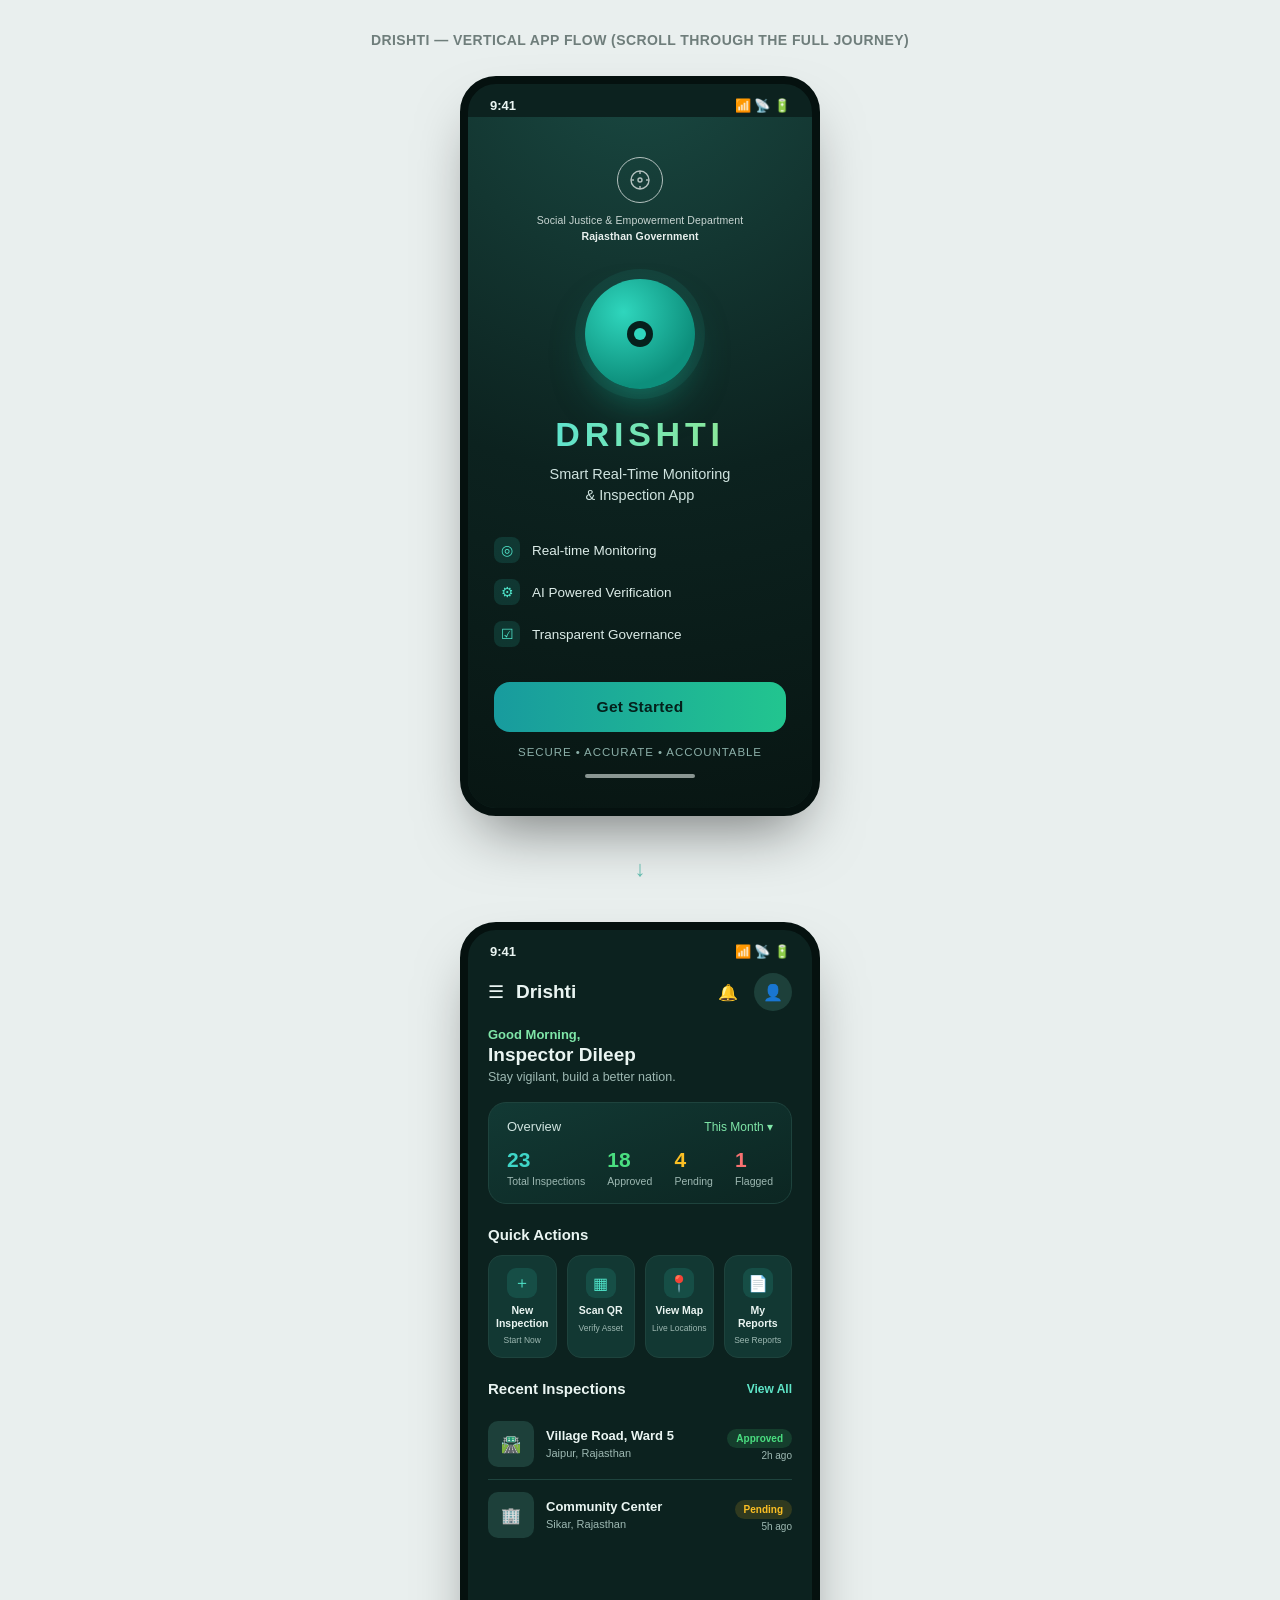
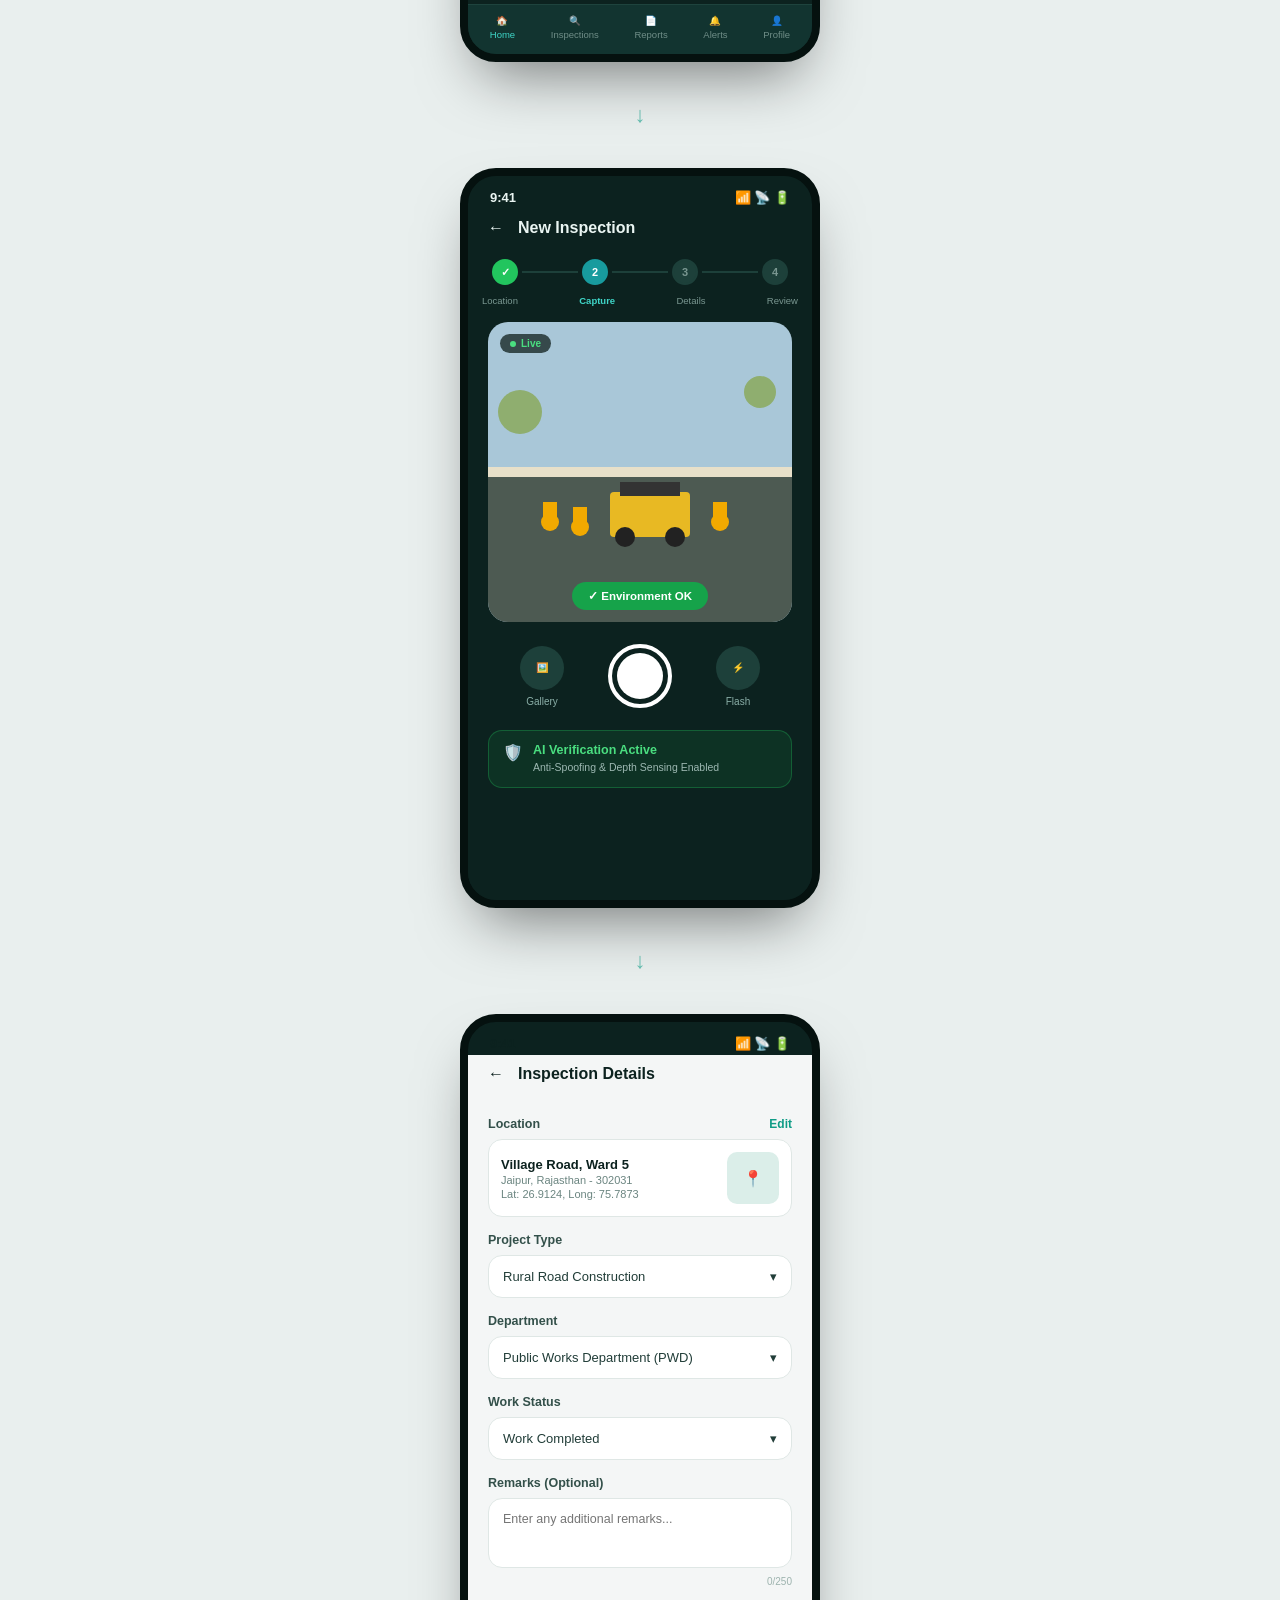
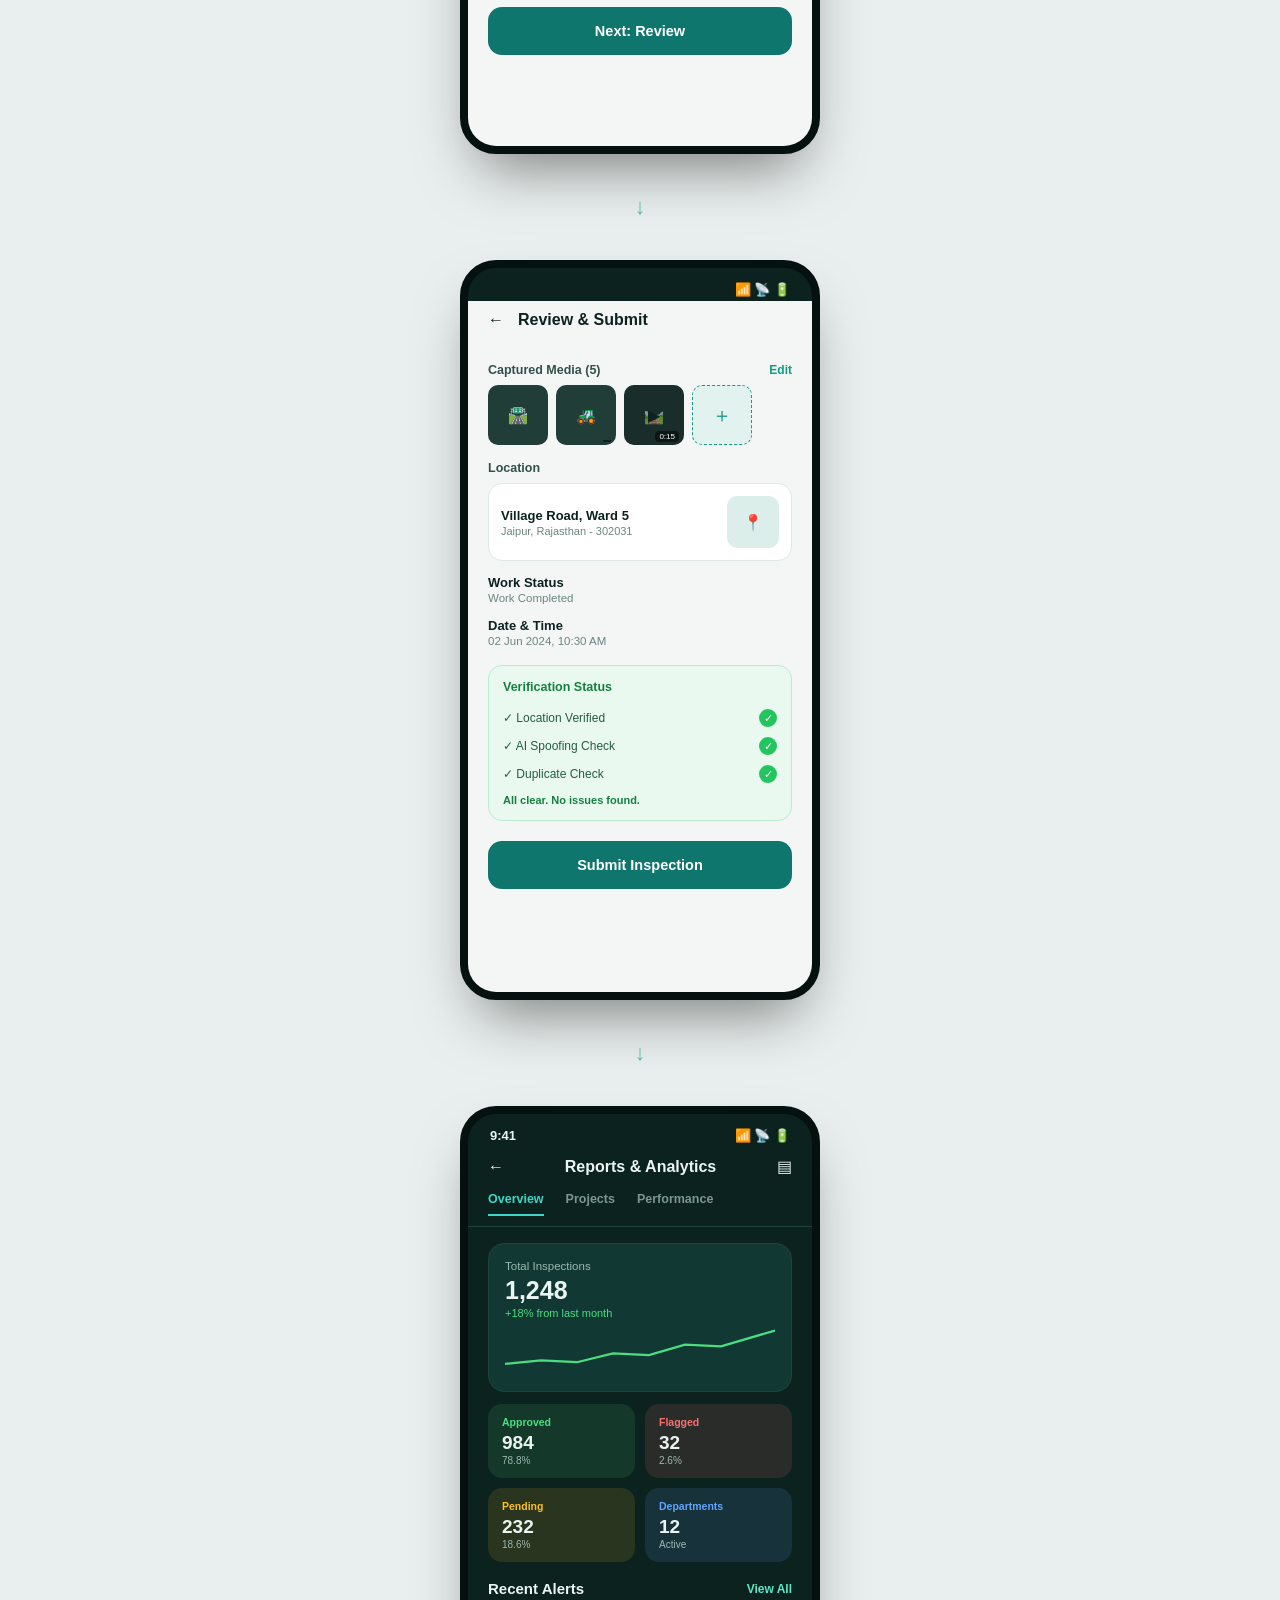
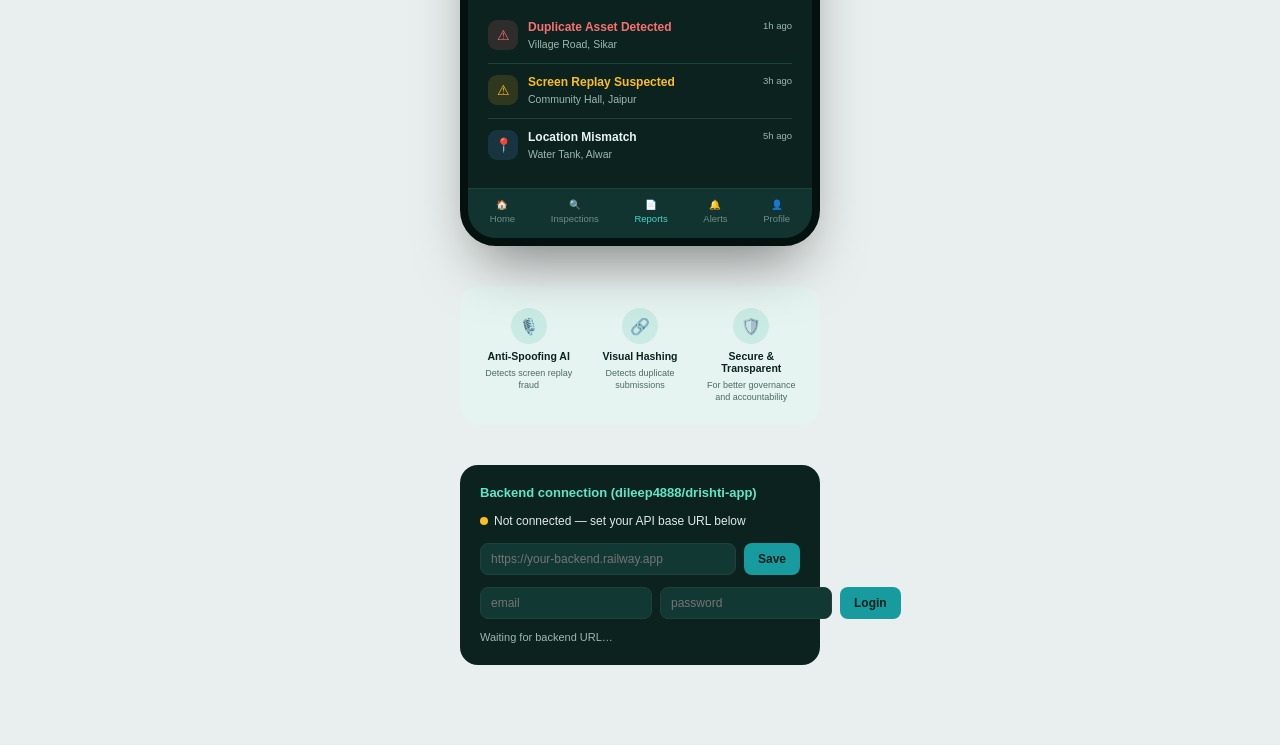
<file: New folder/drishti-app.html>
<!DOCTYPE html>
<html lang="en">
<head>
<meta charset="UTF-8">
<meta name="viewport" content="width=device-width, initial-scale=1.0">
<title>DRISHTI — Inspection App</title>
<style>
  :root{
    --bg-dark:#0c221f;
    --bg-dark2:#123430;
    --panel:#0f2a26;
    --panel-2:#123833;
    --teal:#1fb5a3;
    --teal-2:#22c58f;
    --green:#22c55e;
    --amber:#f59e0b;
    --red:#ef4444;
    --blue:#3b82f6;
    --text:#eaf5f2;
    --text-dim:#9db8b2;
    --line:#1e433d;
    --radius:22px;
  }
  *{box-sizing:border-box; margin:0; padding:0;}
  body{
    font-family:-apple-system,BlinkMacSystemFont,"Segoe UI",Roboto,Helvetica,Arial,sans-serif;
    background:#e9efee;
    color:var(--text);
    padding:32px 0 80px;
  }
  .page-title{
    text-align:center;
    color:#0c221f;
    font-size:14px;
    letter-spacing:.03em;
    text-transform:uppercase;
    margin-bottom:28px;
    opacity:.55;
    font-weight:600;
  }
  .stack{
    display:flex;
    flex-direction:column;
    align-items:center;
    gap:40px;
  }
  .phone{
    width:360px;
    max-width:92vw;
    height:740px;
    background:var(--bg-dark);
    border-radius:36px;
    border:8px solid #05110f;
    box-shadow:0 30px 60px -20px rgba(0,0,0,.5);
    overflow:hidden;
    position:relative;
    display:flex;
    flex-direction:column;
  }
  .status-bar{
    display:flex;
    justify-content:space-between;
    align-items:center;
    padding:14px 22px 4px;
    font-size:13px;
    font-weight:600;
    color:var(--text);
    flex-shrink:0;
  }
  .status-bar .icons{display:flex; gap:5px; align-items:center;}
  .screen-body{
    flex:1;
    overflow-y:auto;
    display:flex;
    flex-direction:column;
  }
  .screen-body::-webkit-scrollbar{display:none;}
  .step-label{
    text-align:center;
    font-size:12px;
    color:#7a9791;
    margin-top:6px;
  }

  /* ---------- SCREEN 1 : SPLASH ---------- */
  .splash{
    background:radial-gradient(circle at 50% -10%, #1a4a43 0%, #0c221f 55%, #081613 100%);
    padding:34px 26px 30px;
    text-align:center;
    height:100%;
    display:flex;
    flex-direction:column;
    align-items:center;
  }
  .emblem{
    width:46px;height:46px;border:1.5px solid #cfd8d6;border-radius:50%;
    display:flex;align-items:center;justify-content:center;
    margin:6px auto 10px; opacity:.85;
  }
  .emblem svg{width:24px;height:24px;}
  .dept-name{font-size:10.5px; color:#c9d6d3; line-height:1.5; letter-spacing:.01em;}
  .dept-name b{display:block; font-weight:600; color:#e8f0ee;}
  .eye-badge{
    width:110px;height:110px;border-radius:50%;
    background:radial-gradient(circle at 35% 30%, #2fd6bd, #0d8f7c 70%);
    display:flex;align-items:center;justify-content:center;
    margin:34px auto 22px;
    box-shadow:0 0 0 10px rgba(47,214,189,.08), 0 20px 40px -10px rgba(20,180,150,.5);
  }
  .eye-badge .pupil{width:26px;height:26px;background:#06201c;border-radius:50%;position:relative;}
  .eye-badge .pupil:after{content:"";position:absolute;inset:7px;border-radius:50%;background:#2fd6bd;}
  .brand-title{
    font-size:34px; font-weight:800; letter-spacing:.14em; margin-top:4px;
    background:linear-gradient(90deg,#5fe3cd,#8be89a);
    -webkit-background-clip:text; background-clip:text; color:transparent;
  }
  .brand-sub{font-size:14.5px; color:#cfe3df; margin-top:10px; line-height:1.5; font-weight:500;}
  .feature-list{margin:30px 0 auto; width:100%; display:flex; flex-direction:column; gap:16px;}
  .feature-list .item{display:flex; align-items:center; gap:12px; font-size:13.5px; color:#dcece8;}
  .feature-list .ico{
    width:26px;height:26px;border-radius:8px;
    background:rgba(47,214,189,.14); color:#4fe3c9;
    display:flex;align-items:center;justify-content:center; flex-shrink:0;
  }
  .cta-btn{
    width:100%; padding:16px; border:none; border-radius:16px; margin-top:22px;
    background:linear-gradient(90deg,#189b9e,#22c58f);
    color:#04201b; font-weight:700; font-size:15.5px; letter-spacing:.02em;
    cursor:pointer;
  }
  .tagline{margin-top:14px; font-size:11.5px; color:#8bafa8; letter-spacing:.08em;}
  .home-indicator{width:110px;height:4px;background:#dfeae7;border-radius:3px;margin:16px auto 0; opacity:.6;}

  /* ---------- SCREEN 2 : HOME ---------- */
  .home{background:var(--bg-dark); height:100%; display:flex; flex-direction:column;}
  .home-header{
    display:flex; justify-content:space-between; align-items:center;
    padding:10px 20px 0;
  }
  .home-header .app-name{font-size:19px; font-weight:700;}
  .home-header .right-icons{display:flex; gap:16px; align-items:center;}
  .home-content{padding:16px 20px 10px; overflow-y:auto; flex:1;}
  .greeting .hi{color:#7fe6a8; font-size:13px; font-weight:600;}
  .greeting h2{font-size:19px; font-weight:700; margin:2px 0 4px;}
  .greeting p{font-size:12.5px; color:var(--text-dim);}
  .avatar{width:38px;height:38px;border-radius:50%; background:#1d403a; display:flex;align-items:center;justify-content:center;}

  .overview-card{
    background:linear-gradient(160deg,#123934,#0c2622);
    border:1px solid var(--line);
    border-radius:18px; padding:16px 18px; margin-top:18px;
  }
  .overview-card .row1{display:flex; justify-content:space-between; align-items:center; font-size:13px; color:#cfe3df; margin-bottom:14px;}
  .overview-card .row1 span:last-child{color:#7fe6a8; font-size:12px;}
  .stat-row{display:flex; justify-content:space-between;}
  .stat{display:flex; flex-direction:column; gap:3px;}
  .stat b{font-size:21px; font-weight:800;}
  .stat span{font-size:10.5px; color:var(--text-dim);}
  .c-teal{color:#3fd6c8;} .c-green{color:#4ade80;} .c-amber{color:#fbbf24;} .c-red{color:#f87171;}

  .section-title{display:flex; justify-content:space-between; align-items:center; margin:22px 0 12px;}
  .section-title h3{font-size:15px; font-weight:700;}
  .section-title a{font-size:12px; color:#5fe6c8; font-weight:600; text-decoration:none;}

  .quick-actions{display:grid; grid-template-columns:repeat(4,1fr); gap:10px;}
  .qa-item{
    background:var(--panel-2); border:1px solid var(--line); border-radius:14px;
    padding:12px 6px; text-align:center; display:flex; flex-direction:column; align-items:center; gap:6px;
  }
  .qa-item .ico{width:30px;height:30px; border-radius:9px; background:rgba(47,214,189,.14); display:flex;align-items:center;justify-content:center; color:#4fe3c9;}
  .qa-item b{font-size:10.5px; font-weight:700; line-height:1.2;}
  .qa-item span{font-size:8.5px; color:var(--text-dim);}

  .insp-item{
    display:flex; gap:12px; align-items:center; padding:12px 0; border-bottom:1px solid var(--line);
  }
  .insp-item:last-child{border-bottom:none;}
  .insp-thumb{width:46px;height:46px;border-radius:10px; background:#1d403a; flex-shrink:0; display:flex;align-items:center;justify-content:center; color:#4fe3c9;}
  .insp-info{flex:1;}
  .insp-info b{font-size:13px; display:block;}
  .insp-info span{font-size:11px; color:var(--text-dim);}
  .badge{font-size:10px; font-weight:700; padding:4px 9px; border-radius:20px;}
  .badge.approved{background:rgba(74,222,128,.15); color:#4ade80;}
  .badge.pending{background:rgba(251,191,36,.15); color:#fbbf24;}
  .insp-time{font-size:10px; color:var(--text-dim); display:block; text-align:right; margin-top:4px;}

  .bottom-nav{
    display:flex; justify-content:space-around; padding:10px 4px 14px;
    border-top:1px solid var(--line); background:var(--bg-dark2); flex-shrink:0;
  }
  .nav-item{display:flex; flex-direction:column; align-items:center; gap:3px; font-size:9.5px; color:#6f8d87;}
  .nav-item.active{color:#3fd6c8;}

  /* ---------- SCREEN 3 : CAPTURE ---------- */
  .capture{background:var(--bg-dark); height:100%; display:flex; flex-direction:column;}
  .cap-header{display:flex; align-items:center; gap:14px; padding:10px 20px 4px;}
  .cap-header h3{font-size:16px; font-weight:700;}
  .stepper{display:flex; align-items:center; justify-content:center; gap:0; padding:18px 24px 6px;}
  .step-circle{
    width:26px;height:26px;border-radius:50%; background:#1d403a; color:#7a9791; font-size:11px; font-weight:700;
    display:flex;align-items:center;justify-content:center; flex-shrink:0; border:2px solid #1d403a;
  }
  .step-circle.active{background:#189b9e; color:#fff; border-color:#189b9e;}
  .step-circle.done{background:#22c55e; color:#fff; border-color:#22c55e;}
  .step-line{flex:1; height:2px; background:#1d403a; margin:0 4px;}
  .step-names{display:flex; justify-content:space-between; padding:4px 14px 0; font-size:9.5px; color:#7a9791;}
  .step-names .on{color:#3fd6c8; font-weight:700;}

  .cam-frame{margin:16px 20px 0; border-radius:20px; overflow:hidden; position:relative; height:300px; background:#1a2f2a; flex-shrink:0;}
  .cam-illustration{width:100%; height:100%;}
  .live-tag{position:absolute; top:12px; left:12px; background:rgba(6,20,17,.7); color:#4ade80; font-size:10px; font-weight:700; padding:4px 10px; border-radius:20px; display:flex; align-items:center; gap:5px;}
  .live-dot{width:6px;height:6px;border-radius:50%; background:#4ade80;}
  .env-ok{position:absolute; bottom:12px; left:50%; transform:translateX(-50%); background:#16a34a; color:#fff; font-size:11.5px; font-weight:700; padding:7px 16px; border-radius:20px; display:flex; align-items:center; gap:6px; white-space:nowrap;}

  .cam-controls{display:flex; justify-content:space-around; align-items:center; padding:22px 30px;}
  .cam-controls .side{display:flex; flex-direction:column; align-items:center; gap:6px; font-size:10px; color:#8bafa8;}
  .cam-controls .side .circ{width:44px;height:44px;border-radius:50%; background:#1d403a; display:flex;align-items:center;justify-content:center;}
  .shutter{width:64px;height:64px;border-radius:50%; border:4px solid #fff; background:transparent; position:relative;}
  .shutter:after{content:""; position:absolute; inset:5px; border-radius:50%; background:#fff;}

  .ai-banner{margin:0 20px 18px; background:rgba(34,197,94,.1); border:1px solid rgba(34,197,94,.3); border-radius:14px; padding:12px 14px; display:flex; gap:10px; align-items:flex-start;}
  .ai-banner .shield{color:#4ade80; font-size:16px;}
  .ai-banner b{font-size:12.5px; color:#4ade80; display:block;}
  .ai-banner span{font-size:10.5px; color:var(--text-dim);}

  /* ---------- SCREEN 4 : DETAILS FORM ---------- */
  .details{background:#f4f6f6; color:#0c221f; height:100%; display:flex; flex-direction:column;}
  .details .cap-header{color:#0c221f;}
  .details .cap-header h3{color:#0c221f;}
  .details-body{padding:14px 20px 20px; overflow-y:auto; flex:1;}
  .field-label{display:flex; justify-content:space-between; align-items:center; font-size:12.5px; font-weight:600; color:#33504a; margin:16px 0 8px;}
  .field-label a{color:#0f9c86; font-weight:700; text-decoration:none; font-size:12px;}
  .loc-card{background:#fff; border:1px solid #dfe7e5; border-radius:14px; padding:12px; display:flex; justify-content:space-between; align-items:center; gap:10px;}
  .loc-card b{font-size:13px; display:block;}
  .loc-card span{font-size:11px; color:#6b8580; display:block; margin-top:2px;}
  .map-thumb{width:52px;height:52px;border-radius:10px; background:#dbeee9; flex-shrink:0; display:flex;align-items:center;justify-content:center; color:#ef4444;}
  .select-box{background:#fff; border:1px solid #dfe7e5; border-radius:14px; padding:13px 14px; font-size:13px; display:flex; justify-content:space-between; align-items:center; color:#213d38; font-weight:500;}
  textarea.remarks{width:100%; background:#fff; border:1px solid #dfe7e5; border-radius:14px; padding:13px 14px; font-size:12.5px; height:70px; resize:none; color:#213d38; font-family:inherit;}
  .char-count{font-size:10px; color:#9db3ae; text-align:right; margin-top:4px;}
  .primary-btn{width:100%; padding:16px; border:none; border-radius:14px; margin-top:20px; background:#0f766e; color:#fff; font-weight:700; font-size:14.5px; cursor:pointer;}

  /* ---------- SCREEN 5 : REVIEW ---------- */
  .review{background:#f4f6f6; color:#0c221f; height:100%; display:flex; flex-direction:column;}
  .review .cap-header{color:#0c221f;}
  .review .cap-header h3{color:#0c221f;}
  .review-body{padding:14px 20px 20px; overflow-y:auto; flex:1;}
  .media-row{display:flex; gap:8px; margin-top:8px;}
  .media-thumb{width:60px;height:60px;border-radius:10px; background:#213d38; position:relative; overflow:hidden; flex-shrink:0; display:flex; align-items:center; justify-content:center;}
  .media-thumb.plus{background:#e2f3ef; border:1.5px dashed #0f9c86; color:#0f9c86; font-size:20px;}
  .play-dot{position:absolute; inset:0; display:flex; align-items:center; justify-content:center; background:rgba(0,0,0,.25);}
  .duration{position:absolute; bottom:3px; right:5px; font-size:8px; color:#fff; background:rgba(0,0,0,.5); padding:1px 4px; border-radius:4px;}
  .info-line{font-size:13px; font-weight:600; margin-top:14px;}
  .info-sub{font-size:11.5px; color:#6b8580; margin-top:2px;}
  .verify-card{background:#e9f9f0; border:1px solid #b9ecce; border-radius:14px; padding:14px; margin-top:18px;}
  .verify-card .vtitle{font-size:12.5px; font-weight:700; color:#15803d; margin-bottom:10px;}
  .verify-row{display:flex; justify-content:space-between; align-items:center; font-size:12px; color:#265c46; padding:5px 0;}
  .check-circ{width:18px;height:18px;border-radius:50%; background:#22c55e; color:#fff; font-size:11px; display:flex;align-items:center;justify-content:center;}
  .verify-note{font-size:11px; color:#15803d; margin-top:6px; font-weight:600;}

  /* ---------- SCREEN 6 : REPORTS ---------- */
  .reports{background:var(--bg-dark); height:100%; display:flex; flex-direction:column;}
  .rep-header{display:flex; align-items:center; justify-content:space-between; padding:10px 20px 0;}
  .rep-header h3{font-size:16px; font-weight:700;}
  .tabs{display:flex; gap:22px; padding:16px 20px 10px; border-bottom:1px solid var(--line);}
  .tab{font-size:12.5px; color:#7a9791; font-weight:600; padding-bottom:8px;}
  .tab.on{color:#3fd6c8; border-bottom:2px solid #3fd6c8;}
  .rep-body{padding:16px 20px 12px; overflow-y:auto; flex:1;}
  .trend-card{background:var(--panel-2); border:1px solid var(--line); border-radius:16px; padding:16px;}
  .trend-card .label{font-size:11.5px; color:var(--text-dim);}
  .trend-card .num{font-size:25px; font-weight:800; margin-top:4px;}
  .trend-card .delta{font-size:11px; color:#4ade80; margin-top:2px;}
  .sparkline{width:100%; height:44px; margin-top:8px;}
  .kpi-grid{display:grid; grid-template-columns:1fr 1fr; gap:10px; margin-top:12px;}
  .kpi{border-radius:14px; padding:12px 14px;}
  .kpi.g{background:rgba(74,222,128,.12);} .kpi.r{background:rgba(248,113,113,.12);}
  .kpi.a{background:rgba(251,191,36,.12);} .kpi.b{background:rgba(96,165,250,.12);}
  .kpi .t{font-size:10.5px; font-weight:600;}
  .kpi.g .t{color:#4ade80;} .kpi.r .t{color:#f87171;} .kpi.a .t{color:#fbbf24;} .kpi.b .t{color:#60a5fa;}
  .kpi .v{font-size:19px; font-weight:800; margin-top:4px;}
  .kpi .s{font-size:10px; color:var(--text-dim); margin-top:1px;}
  .alert-item{display:flex; gap:10px; padding:11px 0; border-bottom:1px solid var(--line); align-items:flex-start;}
  .alert-item:last-child{border-bottom:none;}
  .alert-ico{width:30px;height:30px;border-radius:9px; display:flex;align-items:center;justify-content:center; flex-shrink:0; font-size:14px;}
  .alert-ico.r{background:rgba(248,113,113,.15); color:#f87171;}
  .alert-ico.a{background:rgba(251,191,36,.15); color:#fbbf24;}
  .alert-ico.b{background:rgba(96,165,250,.15); color:#60a5fa;}
  .alert-info b{font-size:12px; display:block;}
  .alert-info span{font-size:10.5px; color:var(--text-dim);}
  .alert-time{font-size:9.5px; color:var(--text-dim); margin-left:auto; white-space:nowrap;}

  /* ---------- connectors + footer ---------- */
  .flow-arrow{color:#0f9c86; font-size:22px; opacity:.6;}
  .footer-strip{
    width:360px; max-width:92vw; background:#e6f4f1; border-radius:20px; padding:22px 18px;
    display:flex; justify-content:space-between; gap:10px; text-align:center;
  }
  .footer-strip .f{flex:1; display:flex; flex-direction:column; align-items:center; gap:6px;}
  .footer-strip .f .ic{width:36px;height:36px;border-radius:50%; background:#c9ebe3; color:#0f9c86; display:flex;align-items:center;justify-content:center;}
  .footer-strip .f b{font-size:10.5px; color:#0c221f;}
  .footer-strip .f span{font-size:9px; color:#4c6b64; line-height:1.3;}

  .api-panel{
    width:360px; max-width:92vw; background:#0c221f; color:#dfeae7; border-radius:18px; padding:18px 20px; font-size:12px; line-height:1.6;
  }
  .api-panel h4{font-size:13px; margin-bottom:8px; color:#5fe6c8;}
  .api-panel code{background:#123833; padding:1px 6px; border-radius:5px; font-size:11px;}
  .api-panel .status{display:inline-block; width:8px;height:8px;border-radius:50%; background:#fbbf24; margin-right:6px;}
  .login-row{display:flex; gap:8px; margin-top:12px;}
  .login-row input{flex:1; background:#123833; border:1px solid #1e433d; border-radius:8px; padding:8px 10px; color:#eaf5f2; font-size:12px;}
  .login-row button{background:#189b9e; border:none; color:#04201b; font-weight:700; padding:8px 14px; border-radius:8px; font-size:12px; cursor:pointer;}
  #apiLog{margin-top:10px; font-size:11px; color:#9db8b2; white-space:pre-wrap; max-height:90px; overflow-y:auto;}
</style>
</head>
<body>

<div class="page-title">Drishti — vertical app flow (scroll through the full journey)</div>

<div class="stack">

  <!-- SCREEN 1: SPLASH -->
  <div class="phone">
    <div class="status-bar"><span>9:41</span><div class="icons">📶 📡 🔋</div></div>
    <div class="screen-body">
      <div class="splash">
        <div class="emblem"><svg viewBox="0 0 24 24" fill="none" stroke="#cfd8d6" stroke-width="1.4"><circle cx="12" cy="12" r="9"/><circle cx="12" cy="12" r="2"/><line x1="12" y1="3" x2="12" y2="6"/><line x1="12" y1="18" x2="12" y2="21"/><line x1="3" y1="12" x2="6" y2="12"/><line x1="18" y1="12" x2="21" y2="12"/></svg></div>
        <div class="dept-name">Social Justice &amp; Empowerment Department<b>Rajasthan Government</b></div>
        <div class="eye-badge"><div class="pupil"></div></div>
        <div class="brand-title">DRISHTI</div>
        <div class="brand-sub">Smart Real-Time Monitoring<br>&amp; Inspection App</div>
        <div class="feature-list">
          <div class="item"><span class="ico">◎</span> Real-time Monitoring</div>
          <div class="item"><span class="ico">⚙</span> AI Powered Verification</div>
          <div class="item"><span class="ico">☑</span> Transparent Governance</div>
        </div>
        <button class="cta-btn" onclick="document.getElementById('screen-home').scrollIntoView({behavior:'smooth'})">Get Started</button>
        <div class="tagline">SECURE • ACCURATE • ACCOUNTABLE</div>
        <div class="home-indicator"></div>
      </div>
    </div>
  </div>

  <div class="flow-arrow">↓</div>

  <!-- SCREEN 2: HOME -->
  <div class="phone" id="screen-home">
    <div class="status-bar"><span>9:41</span><div class="icons">📶 📡 🔋</div></div>
    <div class="home">
      <div class="home-header">
        <div style="display:flex;align-items:center;gap:12px;">
          <span style="font-size:18px;">☰</span>
          <span class="app-name">Drishti</span>
        </div>
        <div class="right-icons">
          <span>🔔</span>
          <div class="avatar">👤</div>
        </div>
      </div>
      <div class="home-content">
        <div class="greeting">
          <div class="hi">Good Morning,</div>
          <h2>Inspector Dileep</h2>
          <p>Stay vigilant, build a better nation.</p>
        </div>

        <div class="overview-card">
          <div class="row1"><span>Overview</span><span>This Month ▾</span></div>
          <div class="stat-row">
            <div class="stat"><b class="c-teal">23</b><span>Total Inspections</span></div>
            <div class="stat"><b class="c-green">18</b><span>Approved</span></div>
            <div class="stat"><b class="c-amber">4</b><span>Pending</span></div>
            <div class="stat"><b class="c-red">1</b><span>Flagged</span></div>
          </div>
        </div>

        <div class="section-title"><h3>Quick Actions</h3></div>
        <div class="quick-actions">
          <div class="qa-item" onclick="document.getElementById('screen-capture').scrollIntoView({behavior:'smooth'})"><div class="ico">＋</div><b>New Inspection</b><span>Start Now</span></div>
          <div class="qa-item"><div class="ico">▦</div><b>Scan QR</b><span>Verify Asset</span></div>
          <div class="qa-item"><div class="ico">📍</div><b>View Map</b><span>Live Locations</span></div>
          <div class="qa-item" onclick="document.getElementById('screen-reports').scrollIntoView({behavior:'smooth'})"><div class="ico">📄</div><b>My Reports</b><span>See Reports</span></div>
        </div>

        <div class="section-title"><h3>Recent Inspections</h3><a href="#">View All</a></div>
        <div class="insp-item">
          <div class="insp-thumb">🛣️</div>
          <div class="insp-info"><b>Village Road, Ward 5</b><span>Jaipur, Rajasthan</span></div>
          <div><span class="badge approved">Approved</span><span class="insp-time">2h ago</span></div>
        </div>
        <div class="insp-item">
          <div class="insp-thumb">🏢</div>
          <div class="insp-info"><b>Community Center</b><span>Sikar, Rajasthan</span></div>
          <div><span class="badge pending">Pending</span><span class="insp-time">5h ago</span></div>
        </div>
      </div>
      <div class="bottom-nav">
        <div class="nav-item active"><span>🏠</span>Home</div>
        <div class="nav-item"><span>🔍</span>Inspections</div>
        <div class="nav-item"><span>📄</span>Reports</div>
        <div class="nav-item"><span>🔔</span>Alerts</div>
        <div class="nav-item"><span>👤</span>Profile</div>
      </div>
    </div>
  </div>

  <div class="flow-arrow">↓</div>

  <!-- SCREEN 3: CAPTURE -->
  <div class="phone" id="screen-capture">
    <div class="status-bar"><span>9:41</span><div class="icons">📶 📡 🔋</div></div>
    <div class="capture">
      <div class="cap-header"><span>←</span><h3>New Inspection</h3></div>
      <div class="stepper">
        <div class="step-circle done">✓</div><div class="step-line"></div>
        <div class="step-circle active">2</div><div class="step-line"></div>
        <div class="step-circle">3</div><div class="step-line"></div>
        <div class="step-circle">4</div>
      </div>
      <div class="step-names"><span>Location</span><span class="on">Capture</span><span>Details</span><span>Review</span></div>

      <div class="cam-frame">
        <svg class="cam-illustration" viewBox="0 0 360 300" preserveAspectRatio="xMidYMid slice">
          <rect width="360" height="300" fill="#a9c7d8"/>
          <rect y="150" width="360" height="150" fill="#4d5a52"/>
          <rect y="145" width="360" height="10" fill="#e8e0c9"/>
          <circle cx="60" cy="90" r="22" fill="#8fae6f"/>
          <circle cx="300" cy="70" r="16" fill="#8fae6f"/>
          <rect x="150" y="170" width="80" height="45" rx="4" fill="#e8b923"/>
          <rect x="160" y="160" width="60" height="14" fill="#333"/>
          <circle cx="165" cy="215" r="10" fill="#222"/>
          <circle cx="215" cy="215" r="10" fill="#222"/>
          <circle cx="90" cy="200" r="9" fill="#f2a900"/><rect x="83" y="180" width="14" height="22" fill="#f2a900"/>
          <circle cx="120" cy="205" r="9" fill="#f2a900"/><rect x="113" y="185" width="14" height="22" fill="#f2a900"/>
          <circle cx="260" cy="200" r="9" fill="#f2a900"/><rect x="253" y="180" width="14" height="22" fill="#f2a900"/>
        </svg>
        <div class="live-tag"><span class="live-dot"></span>Live</div>
        <div class="env-ok">✓ Environment OK</div>
      </div>

      <div class="cam-controls">
        <div class="side"><div class="circ">🖼️</div>Gallery</div>
        <button class="shutter" aria-label="capture"></button>
        <div class="side"><div class="circ">⚡</div>Flash</div>
      </div>

      <div class="ai-banner">
        <span class="shield">🛡️</span>
        <div><b>AI Verification Active</b><span>Anti-Spoofing &amp; Depth Sensing Enabled</span></div>
      </div>
    </div>
  </div>

  <div class="flow-arrow">↓</div>

  <!-- SCREEN 4: DETAILS -->
  <div class="phone">
    <div class="status-bar" style="color:#0c221f;"><span>9:41</span><div class="icons">📶 📡 🔋</div></div>
    <div class="details">
      <div class="cap-header"><span>←</span><h3>Inspection Details</h3></div>
      <div class="details-body">
        <div class="field-label"><span>Location</span><a href="#">Edit</a></div>
        <div class="loc-card">
          <div><b>Village Road, Ward 5</b><span>Jaipur, Rajasthan - 302031</span><span>Lat: 26.9124, Long: 75.7873</span></div>
          <div class="map-thumb">📍</div>
        </div>

        <div class="field-label"><span>Project Type</span></div>
        <div class="select-box"><span>Rural Road Construction</span><span>▾</span></div>

        <div class="field-label"><span>Department</span></div>
        <div class="select-box"><span>Public Works Department (PWD)</span><span>▾</span></div>

        <div class="field-label"><span>Work Status</span></div>
        <div class="select-box"><span>Work Completed</span><span>▾</span></div>

        <div class="field-label"><span>Remarks (Optional)</span></div>
        <textarea class="remarks" placeholder="Enter any additional remarks..."></textarea>
        <div class="char-count">0/250</div>

        <button class="primary-btn" onclick="document.getElementById('screen-review').scrollIntoView({behavior:'smooth'})">Next: Review</button>
      </div>
    </div>
  </div>

  <div class="flow-arrow">↓</div>

  <!-- SCREEN 5: REVIEW -->
  <div class="phone" id="screen-review">
    <div class="status-bar" style="color:#0c221f;"><span>9:41</span><div class="icons">📶 📡 🔋</div></div>
    <div class="review">
      <div class="cap-header"><span>←</span><h3>Review &amp; Submit</h3></div>
      <div class="review-body">
        <div class="field-label"><span>Captured Media (5)</span><a href="#">Edit</a></div>
        <div class="media-row">
          <div class="media-thumb">🛣️</div>
          <div class="media-thumb">🚜<div class="duration"></div></div>
          <div class="media-thumb">🛤️<div class="play-dot">▶</div><div class="duration">0:15</div></div>
          <div class="media-thumb plus">＋</div>
        </div>

        <div class="field-label"><span>Location</span></div>
        <div class="loc-card">
          <div><b>Village Road, Ward 5</b><span>Jaipur, Rajasthan - 302031</span></div>
          <div class="map-thumb">📍</div>
        </div>

        <div class="info-line">Work Status</div>
        <div class="info-sub">Work Completed</div>
        <div class="info-line">Date &amp; Time</div>
        <div class="info-sub">02 Jun 2024, 10:30 AM</div>

        <div class="verify-card">
          <div class="vtitle">Verification Status</div>
          <div class="verify-row"><span>✓ Location Verified</span><span class="check-circ">✓</span></div>
          <div class="verify-row"><span>✓ AI Spoofing Check</span><span class="check-circ">✓</span></div>
          <div class="verify-row"><span>✓ Duplicate Check</span><span class="check-circ">✓</span></div>
          <div class="verify-note">All clear. No issues found.</div>
        </div>

        <button class="primary-btn" id="submitInspectionBtn">Submit Inspection</button>
      </div>
    </div>
  </div>

  <div class="flow-arrow">↓</div>

  <!-- SCREEN 6: REPORTS -->
  <div class="phone" id="screen-reports">
    <div class="status-bar"><span>9:41</span><div class="icons">📶 📡 🔋</div></div>
    <div class="reports">
      <div class="rep-header"><span>←</span><h3>Reports &amp; Analytics</h3><span>▤</span></div>
      <div class="tabs">
        <div class="tab on">Overview</div>
        <div class="tab">Projects</div>
        <div class="tab">Performance</div>
      </div>
      <div class="rep-body">
        <div class="trend-card">
          <div class="label">Total Inspections</div>
          <div class="num">1,248</div>
          <div class="delta">+18% from last month</div>
          <svg class="sparkline" viewBox="0 0 300 50" preserveAspectRatio="none">
            <polyline points="0,42 40,38 80,40 120,30 160,32 200,20 240,22 300,4" fill="none" stroke="#4ade80" stroke-width="2.5"/>
          </svg>
        </div>
        <div class="kpi-grid">
          <div class="kpi g"><div class="t">Approved</div><div class="v">984</div><div class="s">78.8%</div></div>
          <div class="kpi r"><div class="t">Flagged</div><div class="v">32</div><div class="s">2.6%</div></div>
          <div class="kpi a"><div class="t">Pending</div><div class="v">232</div><div class="s">18.6%</div></div>
          <div class="kpi b"><div class="t">Departments</div><div class="v">12</div><div class="s">Active</div></div>
        </div>

        <div class="section-title" style="margin-top:18px;"><h3>Recent Alerts</h3><a href="#">View All</a></div>
        <div class="alert-item">
          <div class="alert-ico r">⚠</div>
          <div class="alert-info"><b style="color:#f87171;">Duplicate Asset Detected</b><span>Village Road, Sikar</span></div>
          <span class="alert-time">1h ago</span>
        </div>
        <div class="alert-item">
          <div class="alert-ico a">⚠</div>
          <div class="alert-info"><b style="color:#fbbf24;">Screen Replay Suspected</b><span>Community Hall, Jaipur</span></div>
          <span class="alert-time">3h ago</span>
        </div>
        <div class="alert-item">
          <div class="alert-ico b">📍</div>
          <div class="alert-info"><b>Location Mismatch</b><span>Water Tank, Alwar</span></div>
          <span class="alert-time">5h ago</span>
        </div>
      </div>
      <div class="bottom-nav">
        <div class="nav-item"><span>🏠</span>Home</div>
        <div class="nav-item"><span>🔍</span>Inspections</div>
        <div class="nav-item active"><span>📄</span>Reports</div>
        <div class="nav-item"><span>🔔</span>Alerts</div>
        <div class="nav-item"><span>👤</span>Profile</div>
      </div>
    </div>
  </div>

  <div class="footer-strip">
    <div class="f"><div class="ic">🎙️</div><b>Anti-Spoofing AI</b><span>Detects screen replay fraud</span></div>
    <div class="f"><div class="ic">🔗</div><b>Visual Hashing</b><span>Detects duplicate submissions</span></div>
    <div class="f"><div class="ic">🛡️</div><b>Secure &amp; Transparent</b><span>For better governance and accountability</span></div>
  </div>

  <!-- LIVE BACKEND WIRING PANEL -->
  <div class="api-panel">
    <h4>Backend connection (dileep4888/drishti-app)</h4>
    <div><span class="status" id="apiDot"></span><span id="apiStatusText">Not connected — set your API base URL below</span></div>
    <div class="login-row">
      <input id="apiBaseInput" placeholder="https://your-backend.railway.app" />
      <button onclick="setApiBase()">Save</button>
    </div>
    <div class="login-row">
      <input id="emailInput" placeholder="email" />
      <input id="passInput" placeholder="password" type="password" />
      <button onclick="tryLogin()">Login</button>
    </div>
    <div id="apiLog">Waiting for backend URL…</div>
  </div>

</div>

<script>
let API_BASE = "";
function log(msg){
  const el = document.getElementById('apiLog');
  el.textContent = msg + "\n" + el.textContent;
}
function setApiBase(){
  API_BASE = document.getElementById('apiBaseInput').value.trim().replace(/\/$/,'');
  document.getElementById('apiStatusText').textContent = API_BASE ? ("Target set: " + API_BASE) : "Not connected";
  document.getElementById('apiDot').style.background = API_BASE ? "#60a5fa" : "#fbbf24";
  log(API_BASE ? "API base saved. Ready to try /api/auth/login." : "Cleared API base.");
}
async function tryLogin(){
  if(!API_BASE){ log("Set the backend URL first."); return; }
  const email = document.getElementById('emailInput').value.trim();
  const password = document.getElementById('passInput').value;
  const candidatePaths = ["/api/auth/login","/auth/login","/api/login"];
  for(const path of candidatePaths){
    try{
      const res = await fetch(API_BASE + path, {
        method:"POST",
        headers:{"Content-Type":"application/json"},
        body: JSON.stringify({email, password})
      });
      if(res.ok){
        const data = await res.json();
        document.getElementById('apiDot').style.background = "#4ade80";
        document.getElementById('apiStatusText').textContent = "Connected — logged in via " + path;
        log("Login OK via " + path);
        return;
      } else {
        log(path + " → HTTP " + res.status);
      }
    }catch(e){
      log(path + " → " + e.message + " (likely CORS/network — check FRONTEND_URL on backend)");
    }
  }
  document.getElementById('apiDot').style.background = "#ef4444";
  document.getElementById('apiStatusText').textContent = "Could not reach a login endpoint";
}
document.getElementById('submitInspectionBtn').addEventListener('click', async ()=>{
  if(!API_BASE){ alert("Backend URL not set yet — scroll down to the connection panel."); return; }
  log("Would POST inspection payload to " + API_BASE + "/api/inspections (wire this once real endpoint path is confirmed).");
});
</script>
</body>
</html>
</file>
